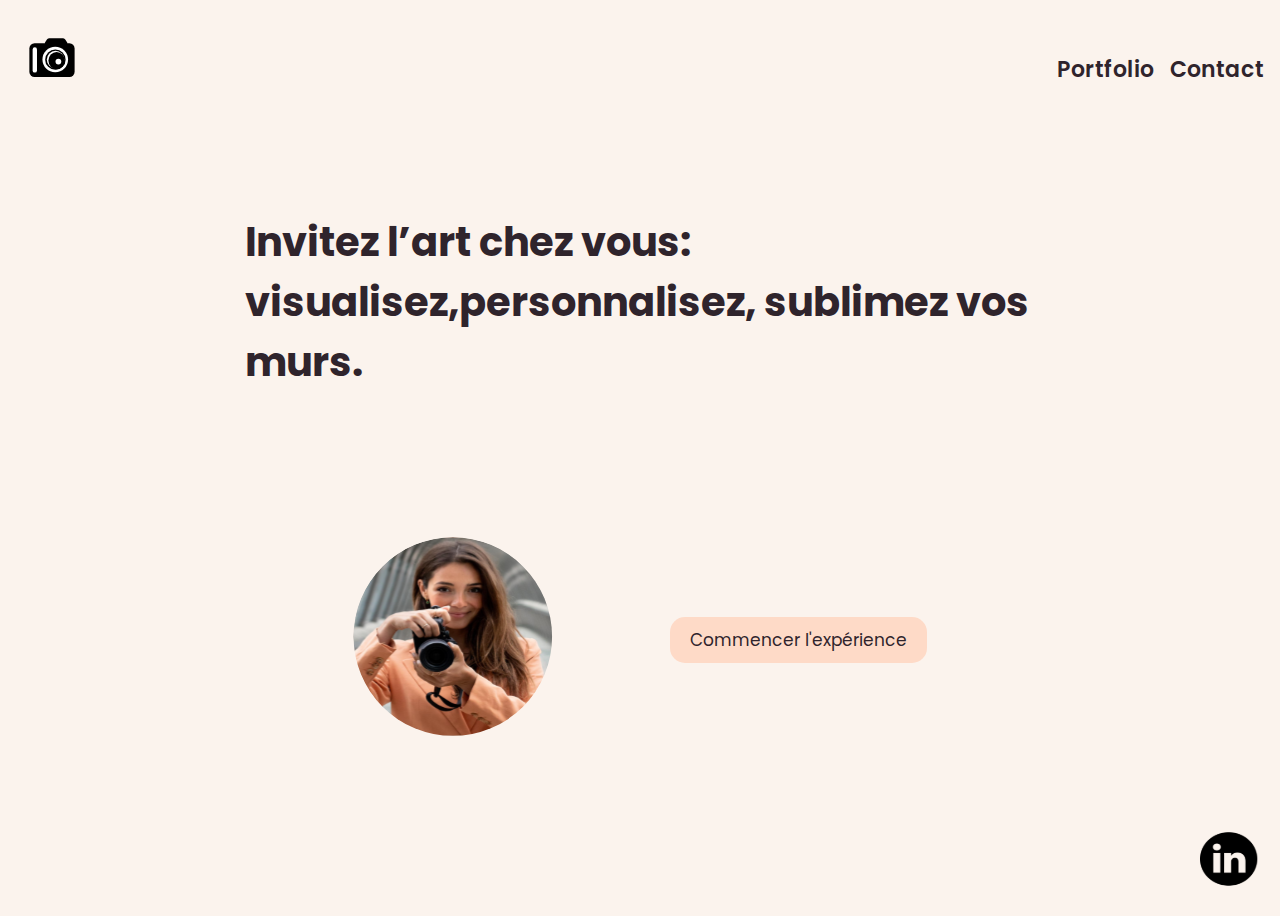
<file: index.html>
<!DOCTYPE html>
<html lang="en">
<head>
    <meta charset="UTF-8">
    <meta name="viewport" content="width=device-width, initial-scale=1.0">
    <title>Mathilde-projet-code</title>
    <link rel="shortcut icon" href="/assets/logo.svg" type="image/svg+xml">
    <link rel="stylesheet" href="css/style.css">
   
</head>
<body>
    <header class="header">

        <nav class="header__nav">

            <!-- logo  -->
             <a href="index.html"> 
                <img src="assets/camera-2026457.svg" alt="Logo de la photographe" class="nav__logo-img">
             </a>
            

             <!-- Navigation Links -->
              <ul class="nav__links">
                <li><a href="portfolio.html" class="nav__link">Portfolio</a></li>
                <li><a href="contact.html" class="nav__link">Contact</a></li>
                
              </ul>



<!-- Mobile Menu Button -->
            <button class="nav__mobile-menu" id="navMobileMenu" aria-label="ouvrir le menu mobile">
                <img src="assets/menu.svg" alt="Icône du Menu mobile">
            </button>
        </nav>

    </header>

    
    

<!-- Mobile Menu -->
    <div class="mobile-menu" id="mobileMenu">
        <button class="mobile-menu__close" id="mobileMenuClose" aria-label="Fermer le menu mobile">✖</button>
        <ul class="mobile-menu__links">
          <li><a href="index.html" class="mobile-menu__link">Accueil</a></li>
          <li><a href="portfolio.html" class="mobile-menu__link">Portfolio</a></li>
          <li><a href="contact.html" class="mobile-menu__link">Contact</a></li>
        </ul>
      </div>


<!-- section principale -->
        <main class="main">
            <div class="main__container">

                <h1 class="main__container-catch-sentence">Invitez l’art chez vous: <br> visualisez,personnalisez, sublimez vos murs.</h1>
                <p class="main__container-catch-sentence-mobile">Invitez l'art chez vous</p>

                <div class="main__container-cadre-et-button">

                    
                    <div class="main__container__subcontainer">
                        <img src="/assets/mathilde(saumon)1.svg" alt="photo-de-mathilde" class="main__container__subcontainer-photo">
                        
                    </div>
                    
                   
                    <button class="main__container-button" > 
                        <a href="contact.html" >Commencer l'expérience</a>
                        
                    </button>  
                    <button class="main__container-button-mobile">
                        <a href="contact.html" >Commencer</a>
                    </button>
                </div>
            </div>
        </main>

        <footer class="footer">
            <div class="footer__container">
                <a  target="_blank" href="https://www.instagram.com/mathilde.baccar/" class="footer__container__insta">
                    <img src="/assets/linkedin1.svg" alt="lien vers instagram" class="footer__container__insta-img">
                </a>
            </div>

        </footer>

        


        <script src="js/index.js" defer></script>


    
</body>
</html>
</file>
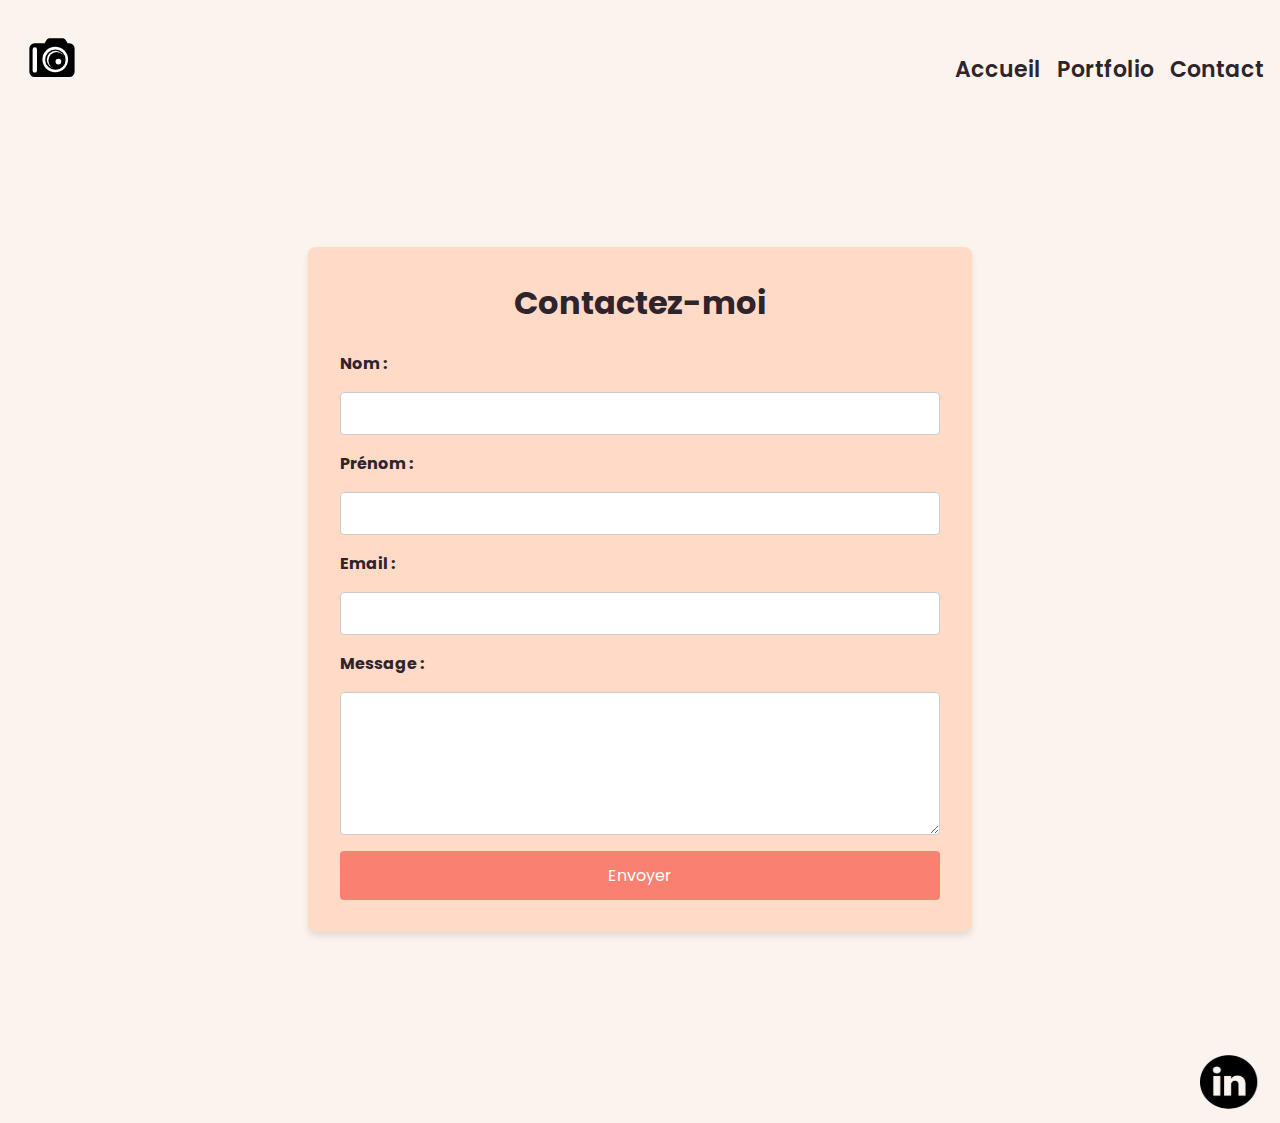
<file: contact.html>
<!DOCTYPE html>
<html lang="fr">

<head>
  <meta charset="UTF-8">
  <meta name="viewport" content="width=device-width, initial-scale=1.0">
  <title>Contact</title>

  <link rel="stylesheet" href="css/style.css">
</head>



<body>
  <!-- Barre de navigation -->
  <header class="header">

    <nav class="header__nav">

        <!-- logo  -->
         <a href="index.html"> 
            <img src="assets/camera-2026457.svg" alt="Logo de la photographe" class="nav__logo-img">
         </a>

         <!-- Navigation Links -->
          <ul class="nav__links">
            <li><a href="index.html" class="nav__link">Accueil</a></li>
            <li><a href="portfolio.html" class="nav__link">Portfolio</a></li>
            <li><a href="contact.html" class="nav__link">Contact</a></li>
            
          </ul>



<!-- Mobile Menu Button -->
        <button class="nav__mobile-menu" id="navMobileMenu" aria-label="ouvrir le menu mobile">
            <img src="assets/menu.svg" alt="Icône du Menu mobile">
        </button>
    </nav>

</header>

<div class="mobile-menu" id="mobileMenu">
  <button class="mobile-menu__close" id="mobileMenuClose" aria-label="Fermer le menu mobile">✖</button>
  <ul class="mobile-menu__links">
    <li><a href="index.html" class="mobile-menu__link">Accueil</a></li>
    <li><a href="portfolio.html" class="mobile-menu__link">Portfolio</a></li>
    <li><a href="contact.html" class="mobile-menu__link">Contact</a></li>
  </ul>
</div>


  <!-- Section Contact -->
  <main class="contact">
    <div class="contact__container">
      <h1>Contactez-moi</h1>
      <form id="contact-form" class="contact__form"  method="POST" >
        <label for="nom">Nom :</label>
        <input type="text" id="nom" name="nom" required>
        
        <label for="prenom">Prénom :</label>
        <input type="text" id="prenom" name="prenom" required>
        
        <label for="email">Email :</label>
        <input type="email" id="email" name="email" required>
        
        <label for="message">Message :</label>
        <textarea id="message" name="message" rows="5" required></textarea>
        
        <button type="submit" class="contact__submit">Envoyer</button>
      </form>
    </div>
  </main>

  <!-- Footer -->
  <footer class="footer">
    <div class="footer__container">
      <a  target="_blank" href="https://www.instagram.com/mathilde.baccar/" class="footer__container__insta">
        <img src="/assets/linkedin1.svg" alt="lien vers instagram" class="footer__container__insta-img">
    </a>
    </div>
  </footer>
 
  <script src="https://cdn.emailjs.com/dist/email.min.js"></script>

  <script src="js/index.js"></script>
  <script src="js/contact.js"> </script>
</body>
</html>
</file>
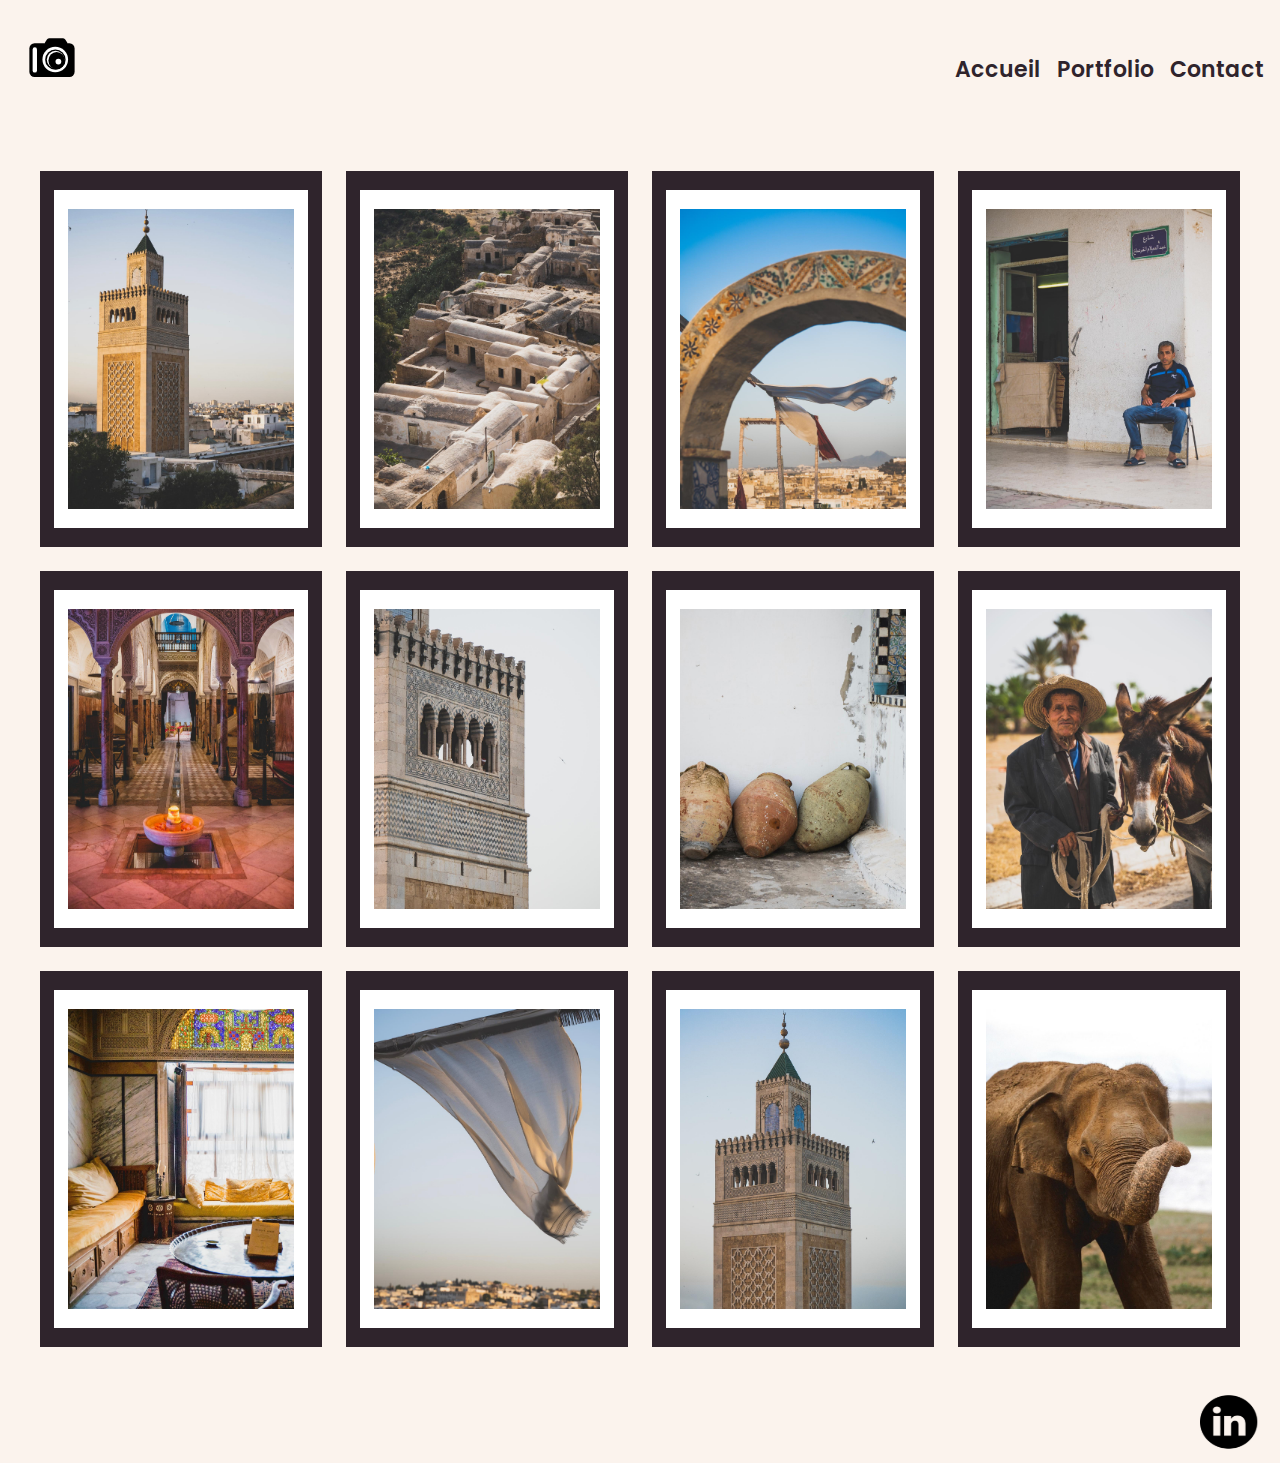
<file: portfolio.html>
<!DOCTYPE html>
<html lang="en">
<head>
    <meta charset="UTF-8">
    <meta name="viewport" content="width=device-width, initial-scale=1.0">
    <title>Portfolio</title>
    <link rel="stylesheet" href="css/style.css">
    <link rel="stylesheet" href="css/portfolio.css">
</head>
<body>
    <!-- Barre de navigation -->
  <header class="header">

    <nav class="header__nav">

        <!-- logo  -->
         <a href="index.html"> 
            <img src="assets/camera-2026457.svg" alt="Logo de la photographe" class="nav__logo-img">
         </a>

         <!-- Navigation Links -->
          <ul class="nav__links">
            <li><a href="index.html" class="nav__link">Accueil</a></li>
            <li><a href="portfolio.html" class="nav__link">Portfolio</a></li>
            <li><a href="contact.html" class="nav__link">Contact</a></li>
            
          </ul>



<!-- Mobile Menu Button -->
        <button class="nav__mobile-menu" id="navMobileMenu" aria-label="ouvrir le menu mobile">
            <img src="assets/menu.svg" alt="Icône du Menu mobile">
        </button>
    </nav>

</header>

<div class="mobile-menu" id="mobileMenu">
  <button class="mobile-menu__close" id="mobileMenuClose" aria-label="Fermer le menu mobile">✖</button>
  <ul class="mobile-menu__links">
    <li><a href="index.html" class="mobile-menu__link">Accueil</a></li>
    <li><a href="portfolio.html" class="mobile-menu__link">Portfolio</a></li>
    <li><a href="contact.html" class="mobile-menu__link">Contact</a></li>
  </ul>
</div>


<!-- section principale du Portfolio -->



 <main class="portfolio">
  <div class="portfolio__container">
    <!-- Première rangée -->
    <div class="portfolio__image-wrapper">
      <div class="portfolio__image-frame"></div>
      <div class="portfolio__image-background"></div>
      <img class="portfolio__image" src="assets/photograhies/mosquee_maroc_entier.jpeg" alt="Mosquée au Maroc">
      <img class="portfolio__image-hidden" src="assets/photograhies/mur-mosquee-entier.jpg" alt="Photographie accrochée au mur dans un salon">
    </div>

    <div class="portfolio__image-wrapper">
      <div class="portfolio__image-frame"></div>
      <div class="portfolio__image-background"></div>
      <img class="portfolio__image" src="assets/photograhies/village_au_maroc.jpeg" alt="Village au Maroc">
      <img class="portfolio__image-hidden" src="assets/photograhies/mur-village.jpg" alt="Photographie accrochée au mur dans un salon">
    </div>

    <div class="portfolio__image-wrapper">
      <div class="portfolio__image-frame"></div>
      <div class="portfolio__image-background"></div>
      <img class="portfolio__image" src="assets/photograhies/arche.jpeg" alt="Arche naturelle">
      <img class="portfolio__image-hidden" src="assets/photograhies/mur-arche.jpg" alt="Photographie accrochée au mur dans un salon">
    </div>

    <div class="portfolio__image-wrapper">
      <div class="portfolio__image-frame"></div>
      <div class="portfolio__image-background"></div>
      <img class="portfolio__image" src="assets/photograhies/habitant_maroc_dans_la_rue.jpeg" alt="Arche naturelle">
      <img class="portfolio__image-hidden" src="assets/photograhies/mur-habitant.jpg" alt="Photographie accrochée au mur dans un salon">
    </div>





    <!-- Deuxième rangée -->
    <div class="portfolio__image-wrapper">
      <div class="portfolio__image-frame"></div>
      <div class="portfolio__image-background"></div>
      <img class="portfolio__image" src="assets/photograhies/interieur_mosquee.jpeg" alt="Intérieur de mosquée">
      <img class="portfolio__image-hidden" src="assets/photograhies/mur-mosquee-interieur.jpg" alt="Salon avec intérieur de mosquée">
    </div>

    <div class="portfolio__image-wrapper">
      <div class="portfolio__image-frame"></div>
      <div class="portfolio__image-background"></div>
      <img class="portfolio__image" src="assets/photograhies/mosquee_detail.jpeg" alt="Détail d'une mosquée">
      <img class="portfolio__image-hidden" src="assets/photograhies/mur-mosquee-detail.jpg" alt="Photographie accrochée au mur dans un salon">
    </div>

    <div class="portfolio__image-wrapper">
      <div class="portfolio__image-frame"></div>
      <div class="portfolio__image-background"></div>
      <img class="portfolio__image" src="assets/photograhies/cruche_terre_cuite.jpeg" alt="Trois cruches en terre cuite posées par terrs">
      <img class="portfolio__image-hidden" src="assets/photograhies/mur-cruche.jpg" alt="Photographie accrochée au mur dans un salon">
    </div>

    <div class="portfolio__image-wrapper">
      <div class="portfolio__image-frame"></div>
      <div class="portfolio__image-background"></div>
      <img class="portfolio__image" src="assets/photograhies/fermier_et_ane.jpeg" alt="Un fermier et son ane">
      <img class="portfolio__image-hidden" src="assets/photograhies/mur-fermier.jpg" alt="Photographie accrochée au mur dans un salon">
    </div>

    <!-- 3ème rangée -->
    <div class="portfolio__image-wrapper">
      <div class="portfolio__image-frame"></div>
      <div class="portfolio__image-background"></div>
      <img class="portfolio__image" src="assets/photograhies/salon_marrocain.jpeg" alt="Salon marocain">
      <img class="portfolio__image-hidden" src="assets/photograhies/mur-salon-marrocain.jpg" alt="Photographie accrochée au mur dans un salon">
    </div>

    <div class="portfolio__image-wrapper">
      <div class="portfolio__image-frame"></div>
      <div class="portfolio__image-background"></div>
      <img class="portfolio__image" src="assets/photograhies/drapeau_au_vent.jpeg" alt="un drapeau au vent">
      <img class="portfolio__image-hidden" src="assets/photograhies/mur-drapeau.jpg" alt="Photographie accrochée au mur dans un salon">
    </div>

    <div class="portfolio__image-wrapper">
      <div class="portfolio__image-frame"></div>
      <div class="portfolio__image-background"></div>
      <img class="portfolio__image" src="assets/photograhies/mosquee_maroc.jpeg" alt="vue extérieur d'une mosquée">
      <img class="portfolio__image-hidden" src="assets/photograhies/mur-mosquee-zoom.jpg" alt="Photographie accrochée au mur dans un salon">
    </div>

    <div class="portfolio__image-wrapper">
      <div class="portfolio__image-frame"></div>
      <div class="portfolio__image-background"></div>
      <img class="portfolio__image" src="assets/photo(capture-ecran)/elephant.png" alt="un éléphant">
      <img class="portfolio__image-hidden" src="assets/photo(capture-ecran)/mur-elephant.jpg" alt="Photographie accrochée au mur dans un salon">
    </div>


  </div>
</main>



<footer class="footer">
    <div class="footer__container">
      <a  target="_blank" href="https://www.instagram.com/mathilde.baccar/" class="footer__container__insta">
        <img src="/assets/linkedin1.svg" alt="lien vers instagram" class="footer__container__insta-img">
    </a>
    </div>
  </footer>
  

  <script src="js/index.js"></script>
    
</body>
</html>
</file>
<file: css/style.css>
@import url('https://fonts.googleapis.com/css2?family=Poppins:ital,wght@0,100;0,200;0,300;0,400;0,500;0,600;0,700;0,800;0,900;1,100;1,200;1,300;1,400;1,500;1,600;1,700;1,800;1,900&display=swap');

@import url('global.css');
@import url('sections/header.css');
@import url('sections/footer.css');
@import url('main.css');
@import url('contact.css');
@import url('portfolio.css');
@import url('responsive.css');





:root {
    --poppins:"Poppins", sans-serif;

    --primary-color:0,0,0;
    --secondary-color:255,255,255;

    --beige-pink-color:251,243,237;
    --salmon-color:254,218,199;
    --raisin-color:47,36,44;
    --accent-color:250, 128, 114;




    --headline-font-size:40px;
    --headline-font-weight:700;

    --headline-mobile-font-size:30px;

    --navbar-font-size:22px;
    --navbar-font-weight:600;
    
    --body-font-size:17px;
    --body-font-weight:600;




}
</file>
<file: css/portfolio.css>
.portfolio {
  display: flex;
  justify-content: center;
  /* flex-direction:column;
  gap:2rem; */
  padding: 2rem 1rem;
}

.portfolio__container {
  display: grid;
  grid-template-columns: repeat(auto-fit, minmax(250px, 1fr));
  gap: 1.5rem;
  max-width: 1200px;
  width: 100%;
}



/* Conteneur pour chaque image */
.portfolio__image-wrapper {
  position: relative;
  width: 100%;
  padding-bottom: calc(4 / 3 * 100%); /* Ratio 4:3 pour les images */
  overflow: hidden;
  cursor: pointer;
}

/* Cadre noir */
.portfolio__image-frame {
  position: absolute;
  top: 0;
  left: 0;
  width: 100%;
  height: 100%;
  background-color: rgb(var(--raisin-color));
}

/* Fond blanc */
.portfolio__image-background {
  position: absolute;
  top: 5%;
  left: 5%;
  width: 90%;
  height: 90%;
  background-color: rgb(var(--secondary-color));
  z-index: 1;
}

/* Image principale visible */
.portfolio__image {
  position: absolute;
  top: 10%;
  left: 10%;
  width: 80%;
  height: 80%;
  object-fit: cover;
  z-index: 2;
  transition: opacity 0.3s ease, transform 0.3s ease;
}

/* Image cachée associée (invisible par défaut) */
.portfolio__image-hidden {
  position: absolute;
  top: 10%;
  left: 10%;
  width: 80%;
  height: 80%;
  object-fit: cover;
  z-index: 3; /* Placée au-dessus pour apparaître au survol */
  opacity: 0; /* Cachée par défaut */
  transition: opacity 0.3s ease, transform 0.3s ease;
}

/* Effet au survol : cacher l'image principale et afficher l'image cachée */
.portfolio__image-wrapper:hover .portfolio__image {
  opacity: 0; /* L'image principale disparaît */
}

.portfolio__image-wrapper:hover .portfolio__image-hidden {
  opacity: 1; /* L'image cachée devient visible */
  transform: scale(1.05); /* Zoom léger pour un effet dynamique */
}
</file>
